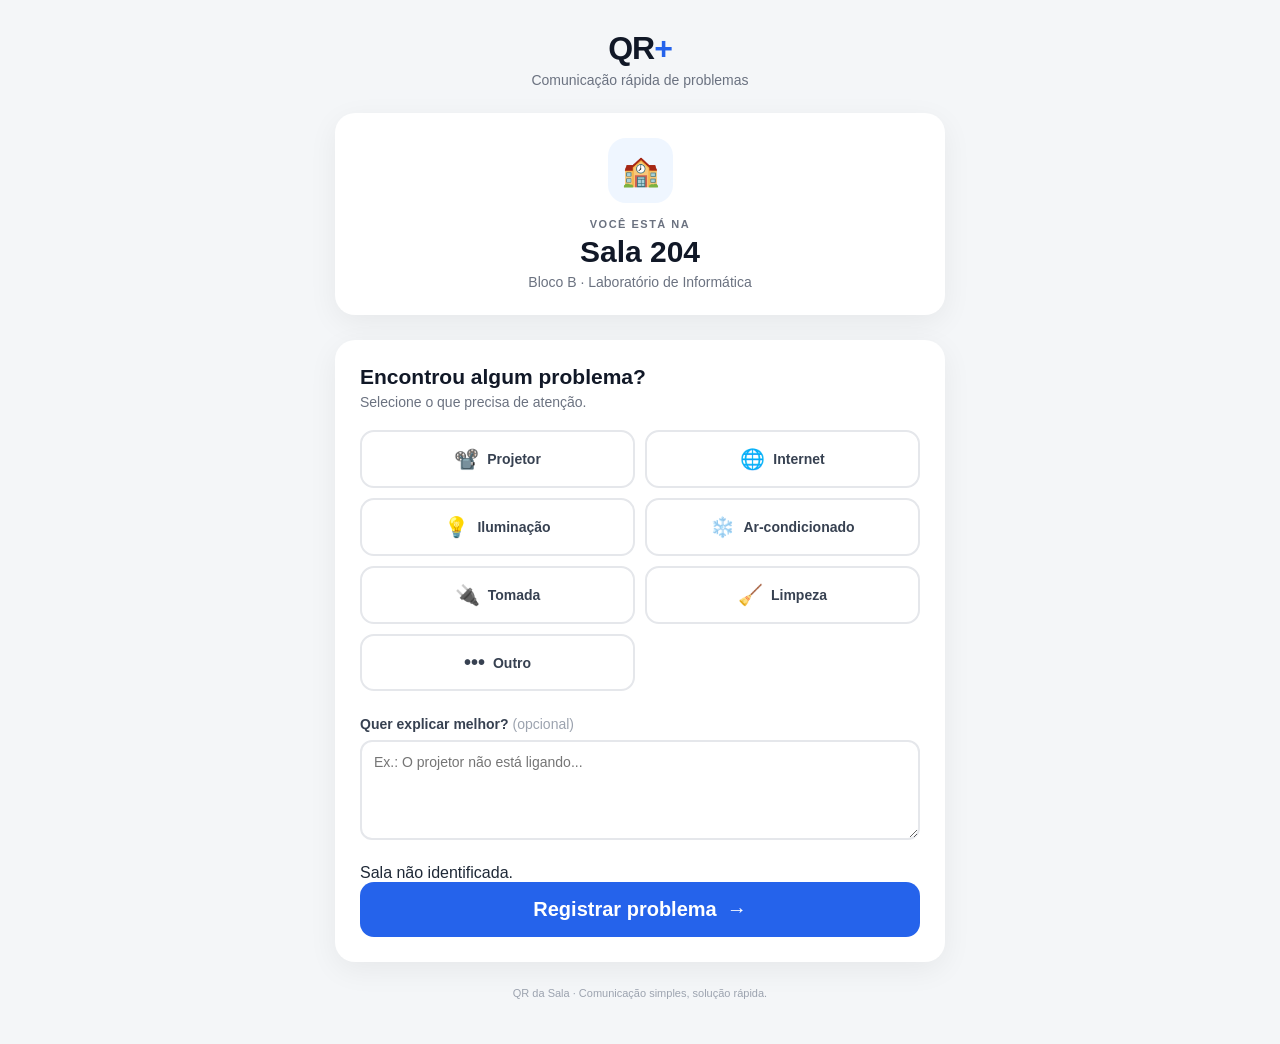
<file: frontend/index.html>
<!DOCTYPE html>
<html lang="pt-BR">

<head>

    <meta charset="UTF-8">

    <meta
        name="viewport"
        content="width=device-width, initial-scale=1.0"
    >

    <title>QR da Sala</title>

    <link
        rel="stylesheet"
        href="css/style.css"
    >

</head>


<body>

    <main class="container">

        <!-- Cabeçalho -->
        <header class="header">

            <div class="logo">
                QR<span>+</span>
            </div>

            <p class="subtitle">
                Comunicação rápida de problemas
            </p>

        </header>


        <!-- Identificação da sala -->
        <section class="room-card">

            <div class="room-icon">
                🏫
            </div>

            <p class="room-label">
                VOCÊ ESTÁ NA
            </p>

            <!--
                O JavaScript preencherá este campo
                com o nome retornado pela API.
            -->
            <h1 id="room-name">
                Sala 204
            </h1>

            <!--
                A localização também será carregada
                dinamicamente pela API.
            -->
            <p
                id="room-location"
                class="room-location"
            >
                Bloco B · Laboratório de Informática
            </p>

        </section>


        <!-- Formulário de registro -->
        <section class="problem-section">

            <h2>
                Encontrou algum problema?
            </h2>

            <p class="instruction">
                Selecione o que precisa de atenção.
            </p>


            <!-- Categorias -->
            <div class="problem-grid">

                <button
                    type="button"
                    class="problem-option"
                    data-categoria="projetor"
                >
                    <span class="problem-icon">
                        📽️
                    </span>

                    <span>
                        Projetor
                    </span>
                </button>


                <button
                    type="button"
                    class="problem-option"
                    data-categoria="internet"
                >
                    <span class="problem-icon">
                        🌐
                    </span>

                    <span>
                        Internet
                    </span>
                </button>


                <button
                    type="button"
                    class="problem-option"
                    data-categoria="iluminacao"
                >
                    <span class="problem-icon">
                        💡
                    </span>

                    <span>
                        Iluminação
                    </span>
                </button>


                <button
                    type="button"
                    class="problem-option"
                    data-categoria="ar_condicionado"
                >
                    <span class="problem-icon">
                        ❄️
                    </span>

                    <span>
                        Ar-condicionado
                    </span>
                </button>


                <button
                    type="button"
                    class="problem-option"
                    data-categoria="tomada"
                >
                    <span class="problem-icon">
                        🔌
                    </span>

                    <span>
                        Tomada
                    </span>
                </button>


                <button
                    type="button"
                    class="problem-option"
                    data-categoria="limpeza"
                >
                    <span class="problem-icon">
                        🧹
                    </span>

                    <span>
                        Limpeza
                    </span>
                </button>


                <button
                    type="button"
                    class="problem-option other-option"
                    data-categoria="outro"
                >
                    <span class="problem-icon">
                        •••
                    </span>

                    <span>
                        Outro
                    </span>
                </button>

            </div>


            <!-- Descrição -->
            <div class="description-container">

                <label for="description">

                    Quer explicar melhor?

                    <span>
                        (opcional)
                    </span>

                </label>


                <textarea
                    id="description"
                    placeholder="Ex.: O projetor não está ligando..."
                    rows="4"
                ></textarea>

            </div>


            <!--
                Área destinada às mensagens de retorno
                da API.
            -->
            <div
                id="message"
                class="form-message"
                role="alert"
            ></div>


            <!-- Botão de envio -->
            <button
                type="button"
                id="submit-button"
                class="submit-button"
            >

                <span id="submit-text">
                    Registrar problema
                </span>

                <span>
                    →
                </span>

            </button>

        </section>


        <!-- Rodapé -->
        <footer>

            <p>
                QR da Sala · Comunicação simples,
                solução rápida.
            </p>

        </footer>

    </main>


    <!--
        Carrega o JavaScript responsável pela
        interação da página e comunicação com a API.
    -->
    <script src="js/sala.js"></script>

</body>

</html>
</file>
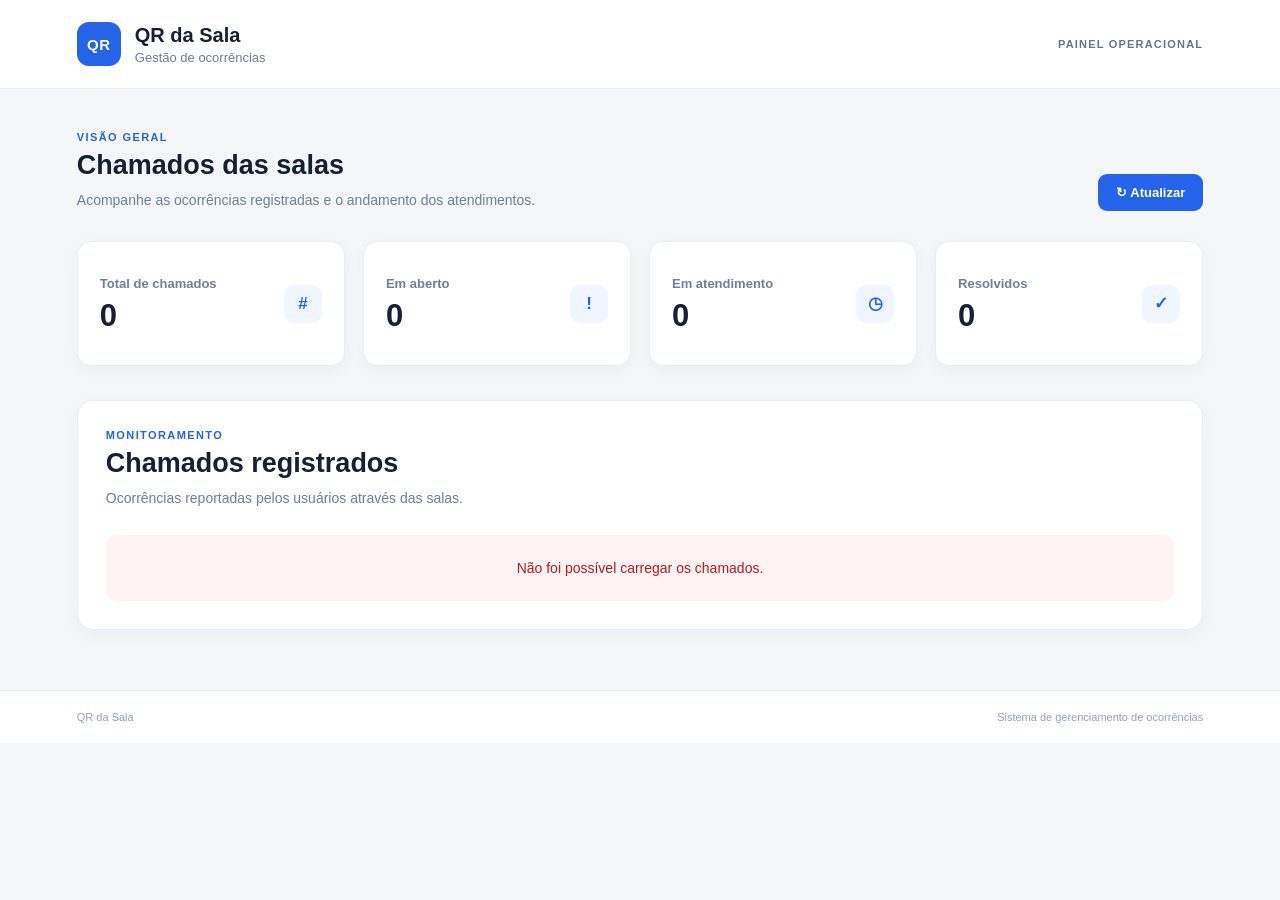
<file: frontend/dashboard.html>
<!DOCTYPE html>
<html lang="pt-BR">

<head>
    <meta charset="UTF-8">

    <meta
        name="viewport"
        content="width=device-width, initial-scale=1.0"
    >

    <title>QR da Sala | Dashboard</title>

    <link
        rel="stylesheet"
        href="css/style.css"
    >
</head>

<body>

    <header class="dashboard-header">

        <div class="dashboard-brand">

            <div class="dashboard-logo">
                QR
            </div>

            <div>
                <h1>QR da Sala</h1>

                <p>
                    Gestão de ocorrências
                </p>
            </div>

        </div>

        <div class="dashboard-label">
            PAINEL OPERACIONAL
        </div>

    </header>


    <main class="dashboard-container">

        <section class="dashboard-introduction">

            <div>
                <span class="dashboard-eyebrow">
                    VISÃO GERAL
                </span>

                <h2>
                    Chamados das salas
                </h2>

                <p>
                    Acompanhe as ocorrências registradas
                    e o andamento dos atendimentos.
                </p>
            </div>

            <button
                id="btn-atualizar"
                class="refresh-button"
            >
                ↻ Atualizar
            </button>

        </section>


        <!-- Indicadores operacionais -->
        <section class="dashboard-summary">

            <div class="summary-card">

                <div class="summary-card-content">

                    <span>
                        Total de chamados
                    </span>

                    <strong id="total-chamados">
                        0
                    </strong>

                </div>

                <div class="summary-icon">
                    #
                </div>

            </div>


            <div class="summary-card">

                <div class="summary-card-content">

                    <span>
                        Em aberto
                    </span>

                    <strong id="chamados-abertos">
                        0
                    </strong>

                </div>

                <div class="summary-icon">
                    !
                </div>

            </div>


            <div class="summary-card">

                <div class="summary-card-content">

                    <span>
                        Em atendimento
                    </span>

                    <strong id="chamados-atendimento">
                        0
                    </strong>

                </div>

                <div class="summary-icon">
                    ◷
                </div>

            </div>


            <div class="summary-card">

                <div class="summary-card-content">

                    <span>
                        Resolvidos
                    </span>

                    <strong id="chamados-resolvidos">
                        0
                    </strong>

                </div>

                <div class="summary-icon">
                    ✓
                </div>

            </div>

        </section>


        <!-- Área principal dos chamados -->
        <section class="dashboard-section">

            <div class="section-header">

                <div>

                    <span class="dashboard-eyebrow">
                        MONITORAMENTO
                    </span>

                    <h2>
                        Chamados registrados
                    </h2>

                    <p>
                        Ocorrências reportadas pelos usuários
                        através das salas.
                    </p>

                </div>

            </div>


            <div
                id="loading"
                class="dashboard-message"
            >
                Carregando chamados...
            </div>


            <div
                id="erro"
                class="dashboard-message error"
                hidden
            >
                Não foi possível carregar os chamados.
            </div>


            <div
                id="lista-chamados"
                class="tickets-container"
            >
            </div>

        </section>

    </main>


    <footer class="dashboard-footer">

        <span>
            QR da Sala
        </span>

        <span>
            Sistema de gerenciamento de ocorrências
        </span>

    </footer>


    <script src="js/dashboard.js"></script>

</body>

</html>
</file>
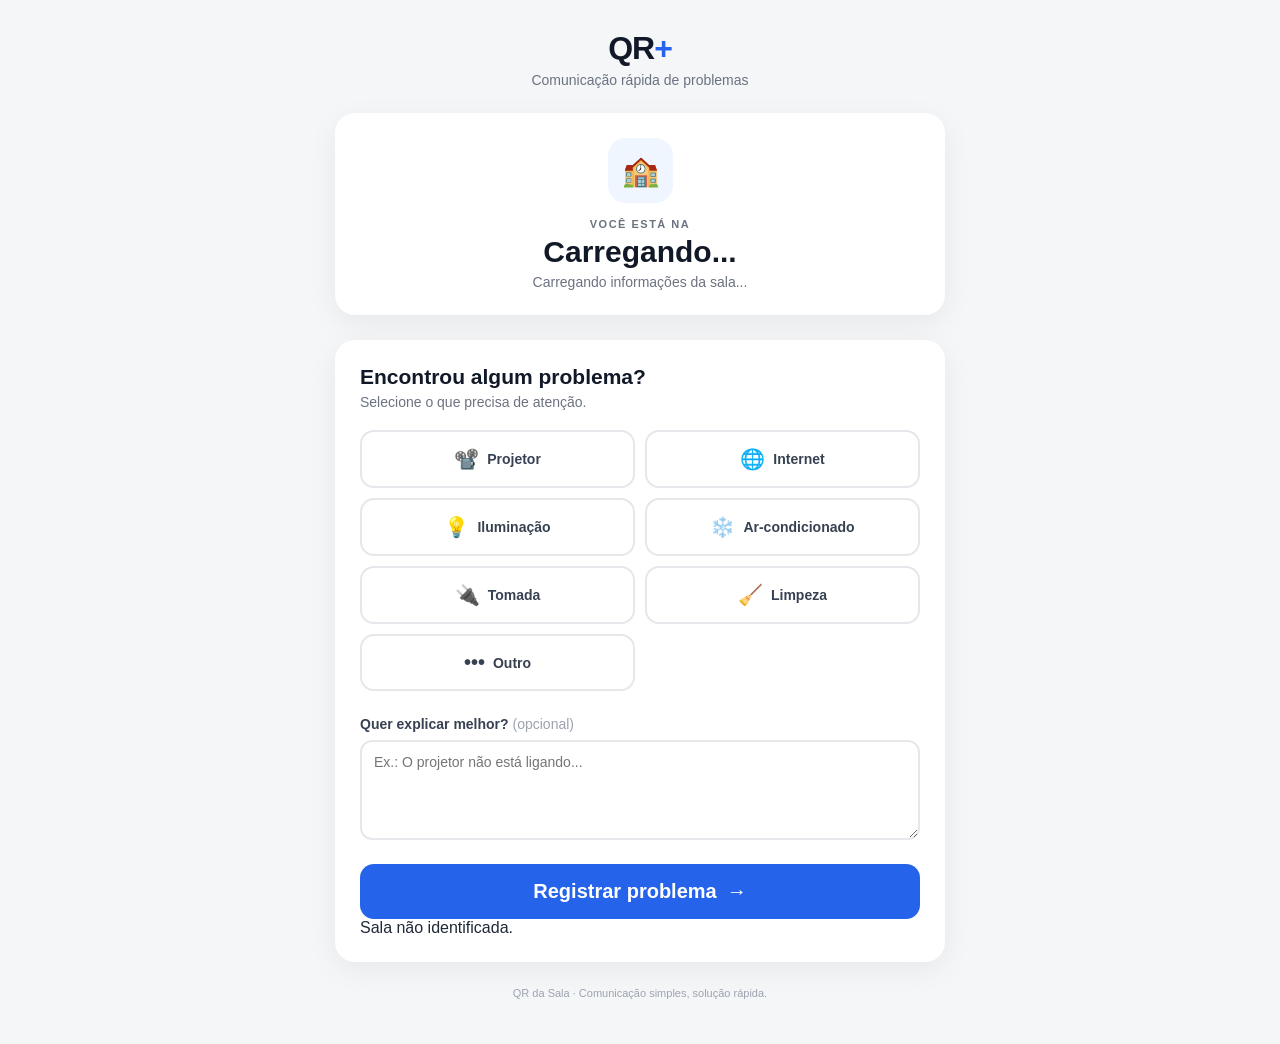
<file: frontend/sala.html>
<!DOCTYPE html>
<html lang="pt-BR">

<head>

    <meta charset="UTF-8">

    <meta name="viewport" content="width=device-width, initial-scale=1.0">

    <title>QR da Sala</title>

    <link rel="stylesheet" href="css/style.css">

</head>


<body>

    <main class="container">


        <!-- ==============================
             CABEÇALHO
        =============================== -->

        <header class="header">

            <div class="logo">
                QR<span>+</span>
            </div>

            <p class="subtitle">
                Comunicação rápida de problemas
            </p>

        </header>


        <!-- ==============================
             INFORMAÇÕES DA SALA
        =============================== -->

        <section class="room-card">

            <div class="room-icon">
                🏫
            </div>

            <p class="room-label">
                VOCÊ ESTÁ NA
            </p>

            <!--
                O JavaScript vai preencher
                essas informações através da API.
            -->

            <h1 id="room-name">
                Carregando...
            </h1>

            <p
                class="room-location"
                id="room-location"
            >
                Carregando informações da sala...
            </p>

        </section>


        <!-- ==============================
             FORMULÁRIO DE PROBLEMA
        =============================== -->

        <section class="problem-section">

            <h2>
                Encontrou algum problema?
            </h2>

            <p class="instruction">
                Selecione o que precisa de atenção.
            </p>


            <!--
                Cada botão possui uma categoria.

                O JavaScript identifica qual opção
                foi selecionada através de:

                data-categoria
            -->

            <div class="problem-grid">


                <button
                    type="button"
                    class="problem-option"
                    data-categoria="projetor"
                >

                    <span class="problem-icon">
                        📽️
                    </span>

                    <span>
                        Projetor
                    </span>

                </button>


                <button
                    type="button"
                    class="problem-option"
                    data-categoria="internet"
                >

                    <span class="problem-icon">
                        🌐
                    </span>

                    <span>
                        Internet
                    </span>

                </button>


                <button
                    type="button"
                    class="problem-option"
                    data-categoria="iluminacao"
                >

                    <span class="problem-icon">
                        💡
                    </span>

                    <span>
                        Iluminação
                    </span>

                </button>


                <button
                    type="button"
                    class="problem-option"
                    data-categoria="ar-condicionado"
                >

                    <span class="problem-icon">
                        ❄️
                    </span>

                    <span>
                        Ar-condicionado
                    </span>

                </button>


                <button
                    type="button"
                    class="problem-option"
                    data-categoria="tomada"
                >

                    <span class="problem-icon">
                        🔌
                    </span>

                    <span>
                        Tomada
                    </span>

                </button>


                <button
                    type="button"
                    class="problem-option"
                    data-categoria="limpeza"
                >

                    <span class="problem-icon">
                        🧹
                    </span>

                    <span>
                        Limpeza
                    </span>

                </button>


                <button
                    type="button"
                    class="problem-option other-option"
                    data-categoria="outro"
                >

                    <span class="problem-icon">
                        •••
                    </span>

                    <span>
                        Outro
                    </span>

                </button>


            </div>


            <!-- ==============================
                 DESCRIÇÃO
            =============================== -->

            <div class="description-container">

                <label for="description">

                    Quer explicar melhor?

                    <span>
                        (opcional)
                    </span>

                </label>


                <textarea
                    id="description"
                    placeholder="Ex.: O projetor não está ligando..."
                    rows="4"
                ></textarea>

            </div>


            <!-- ==============================
                 ENVIO
            =============================== -->

            <button
                type="button"
                class="submit-button"
                id="submit-button"
            >

                <span id="submit-text">
                    Registrar problema
                </span>

                <span>
                    →
                </span>

            </button>


            <!--
                Mensagens de sucesso ou erro
            -->

            <div
                id="message"
                class="message"
            ></div>


        </section>


        <!-- ==============================
             RODAPÉ
        =============================== -->

        <footer>

            <p>
                QR da Sala · Comunicação simples, solução rápida.
            </p>

        </footer>


    </main>


    <!-- JavaScript da página -->

    <script src="js/sala.js"></script>

</body>

</html>
</file>
<file: frontend/css/style.css>
/*
====================================================
QR DA SALA
Estilos da página de registro de problemas
====================================================
*/


/*
----------------------------------------------------
CONFIGURAÇÕES GERAIS
----------------------------------------------------
*/

* {
    /*
        Faz com que padding e border
        não aumentem o tamanho dos elementos.
    */
    box-sizing: border-box;

    margin: 0;
    padding: 0;
}


body {

    /*
        Fonte padrão do sistema.
        Assim não precisamos instalar nenhuma fonte.
    */
    font-family:
        -apple-system,
        BlinkMacSystemFont,
        "Segoe UI",
        sans-serif;

    background: #f4f6f8;

    color: #1f2937;

    min-height: 100vh;
}


/*
----------------------------------------------------
CONTAINER PRINCIPAL
----------------------------------------------------
*/

.container {

    /*
        Impede que o conteúdo fique muito largo
        em telas grandes.
    */
    width: 100%;
    max-width: 650px;

    margin: 0 auto;

    padding: 30px 20px 20px;
}


/*
----------------------------------------------------
CABEÇALHO
----------------------------------------------------
*/

.header {

    text-align: center;

    margin-bottom: 25px;
}


.logo {

    font-size: 32px;

    font-weight: 800;

    letter-spacing: -1px;

    color: #111827;
}


.logo span {

    color: #2563eb;
}


.subtitle {

    margin-top: 5px;

    color: #6b7280;

    font-size: 14px;
}


/*
----------------------------------------------------
CARD DA SALA
----------------------------------------------------
*/

.room-card {

    background: white;

    border-radius: 20px;

    padding: 25px;

    text-align: center;

    /*
        Sombra suave para dar profundidade.
    */
    box-shadow:
        0 8px 30px rgba(0, 0, 0, 0.06);

    margin-bottom: 25px;
}


.room-icon {

    width: 65px;
    height: 65px;

    margin: 0 auto 15px;

    display: flex;

    align-items: center;
    justify-content: center;

    background: #eff6ff;

    border-radius: 18px;

    font-size: 30px;
}


.room-label {

    font-size: 11px;

    font-weight: 700;

    letter-spacing: 1.5px;

    color: #6b7280;

    margin-bottom: 5px;
}


.room-card h1 {

    font-size: 30px;

    color: #111827;

    margin-bottom: 5px;
}


.room-location {

    color: #6b7280;

    font-size: 14px;
}


/*
----------------------------------------------------
SEÇÃO DE PROBLEMAS
----------------------------------------------------
*/

.problem-section {

    background: white;

    border-radius: 20px;

    padding: 25px;

    box-shadow:
        0 8px 30px rgba(0, 0, 0, 0.06);
}


.problem-section h2 {

    font-size: 21px;

    color: #111827;

    margin-bottom: 5px;
}


.instruction {

    color: #6b7280;

    font-size: 14px;

    margin-bottom: 20px;
}


/*
----------------------------------------------------
GRID DOS PROBLEMAS
----------------------------------------------------
*/

.problem-grid {

    display: grid;

    /*
        Duas colunas no celular.
    */
    grid-template-columns: repeat(2, 1fr);

    gap: 10px;

    margin-bottom: 25px;
}


.problem-option {

    border: 2px solid #e5e7eb;

    background: white;

    border-radius: 14px;

    padding: 15px 10px;

    cursor: pointer;

    /*
        Transição suave quando o usuário interagir.
    */
    transition:
        border-color 0.2s,
        background 0.2s,
        transform 0.2s;

    color: #374151;

    font-size: 14px;

    font-weight: 600;

    display: flex;

    align-items: center;

    justify-content: center;

    gap: 8px;
}


/*
    Efeito ao passar o mouse.
*/

.problem-option:hover {

    border-color: #2563eb;

    background: #eff6ff;

    transform: translateY(-2px);
}


/*
    Ícone de cada problema.
*/

.problem-icon {

    font-size: 20px;
}


/*
----------------------------------------------------
CAMPO DE DESCRIÇÃO
----------------------------------------------------
*/

.description-container {

    margin-bottom: 20px;
}


.description-container label {

    display: block;

    font-size: 14px;

    font-weight: 600;

    color: #374151;

    margin-bottom: 8px;
}


.description-container label span {

    font-weight: 400;

    color: #9ca3af;
}


textarea {

    width: 100%;

    resize: vertical;

    min-height: 100px;

    border: 2px solid #e5e7eb;

    border-radius: 12px;

    padding: 12px;

    font-family: inherit;

    font-size: 14px;

    outline: none;

    transition: border-color 0.2s;
}


/*
    Quando o usuário clicar no campo.
*/

textarea:focus {

    border-color: #2563eb;
}


/*
----------------------------------------------------
BOTÃO DE ENVIO
----------------------------------------------------
*/

.submit-button {

    width: 100%;

    border: none;

    border-radius: 14px;

    padding: 16px;

    background: #2563eb;

    color: white;

    font-size: 16px;

    font-weight: 700;

    cursor: pointer;

    display: flex;

    align-items: center;

    justify-content: center;

    gap: 10px;

    transition:
        background 0.2s,
        transform 0.2s;
}


.submit-button:hover {

    background: #1d4ed8;

    transform: translateY(-1px);
}


.submit-button span {

    font-size: 20px;
}


/*
----------------------------------------------------
RODAPÉ
----------------------------------------------------
*/

footer {

    text-align: center;

    padding: 25px 10px;

    color: #9ca3af;

    font-size: 11px;
}


/*
----------------------------------------------------
RESPONSIVIDADE
----------------------------------------------------
*/

/*
    Em telas muito pequenas,
    reduzimos um pouco o espaçamento.
*/

@media (max-width: 400px) {

    .container {

        padding: 20px 12px;
    }


    .room-card,
    .problem-section {

        padding: 20px;
    }


    .problem-grid {

        gap: 8px;
    }


    .problem-option {

        padding: 13px 5px;

        font-size: 13px;
    }

}
/* =========================================================
   DASHBOARD
   ========================================================= */

.dashboard-header {
    width: 100%;
    padding: 22px 6%;
    display: flex;
    align-items: center;
    justify-content: space-between;

    background: #ffffff;
    border-bottom: 1px solid #e8edf3;
}


.dashboard-brand {
    display: flex;
    align-items: center;
    gap: 14px;
}


.dashboard-logo {
    width: 44px;
    height: 44px;

    display: flex;
    align-items: center;
    justify-content: center;

    border-radius: 12px;

    background: #2563eb;
    color: #ffffff;

    font-size: 15px;
    font-weight: 800;
    letter-spacing: 0.5px;
}


.dashboard-brand h1 {
    margin: 0;

    font-size: 20px;
    font-weight: 700;

    color: #172033;
}


.dashboard-brand p {
    margin: 3px 0 0;

    font-size: 13px;
    color: #718096;
}


.dashboard-label {
    font-size: 11px;
    font-weight: 700;
    letter-spacing: 1.2px;

    color: #64748b;
}


/* Área principal */

.dashboard-container {
    width: min(1180px, 88%);
    margin: 0 auto;

    padding: 42px 0 60px;
}


.dashboard-introduction {
    display: flex;
    align-items: flex-end;
    justify-content: space-between;

    gap: 30px;

    margin-bottom: 30px;
}


.dashboard-eyebrow {
    display: block;

    margin-bottom: 7px;

    font-size: 11px;
    font-weight: 800;

    letter-spacing: 1.4px;

    color: #2563eb;
}


.dashboard-introduction h2,
.dashboard-section h2 {
    margin: 0;

    color: #172033;

    font-size: 27px;
    font-weight: 750;
}


.dashboard-introduction p,
.section-header p {
    margin: 8px 0 0;

    color: #718096;

    font-size: 14px;
    line-height: 1.6;
}


/* Botão de atualização */

.refresh-button {
    border: none;

    padding: 11px 18px;

    border-radius: 9px;

    background: #2563eb;
    color: #ffffff;

    font-size: 13px;
    font-weight: 700;

    cursor: pointer;

    transition:
        background 0.2s ease,
        transform 0.2s ease;
}


.refresh-button:hover {
    background: #1d4ed8;
    transform: translateY(-1px);
}


.refresh-button:active {
    transform: translateY(0);
}


/* Indicadores */

.dashboard-summary {
    display: grid;

    grid-template-columns:
        repeat(4, minmax(0, 1fr));

    gap: 18px;

    margin-bottom: 34px;
}


.summary-card {
    min-height: 125px;

    padding: 22px;

    display: flex;
    align-items: center;
    justify-content: space-between;

    background: #ffffff;

    border: 1px solid #e8edf3;
    border-radius: 14px;

    box-shadow:
        0 4px 16px rgba(15, 23, 42, 0.04);
}


.summary-card-content {
    display: flex;
    flex-direction: column;
    gap: 9px;
}


.summary-card-content span {
    font-size: 13px;
    font-weight: 600;

    color: #718096;
}


.summary-card-content strong {
    font-size: 31px;
    line-height: 1;

    color: #172033;
}


.summary-icon {
    width: 38px;
    height: 38px;

    display: flex;
    align-items: center;
    justify-content: center;

    border-radius: 10px;

    background: #eff6ff;
    color: #2563eb;

    font-size: 17px;
    font-weight: 800;
}


/* Área dos chamados */

.dashboard-section {
    padding: 28px;

    background: #ffffff;

    border: 1px solid #e8edf3;
    border-radius: 16px;

    box-shadow:
        0 5px 20px rgba(15, 23, 42, 0.04);
}


.section-header {
    margin-bottom: 25px;
}


/* Lista */

.tickets-container {
    display: flex;
    flex-direction: column;

    gap: 12px;
}


.ticket-card {
    padding: 20px;

    border: 1px solid #e7ebf0;
    border-radius: 12px;

    background: #fafbfd;

    transition:
        border-color 0.2s ease,
        box-shadow 0.2s ease;
}


.ticket-card:hover {
    border-color: #cbd5e1;

    box-shadow:
        0 4px 14px rgba(15, 23, 42, 0.05);
}


.ticket-header {
    display: flex;
    align-items: flex-start;
    justify-content: space-between;

    gap: 20px;
}


.ticket-header h3 {
    margin: 5px 0 0;

    font-size: 17px;
    font-weight: 700;

    color: #172033;
}


.ticket-id {
    font-size: 11px;
    font-weight: 700;

    letter-spacing: 0.8px;

    color: #94a3b8;

    text-transform: uppercase;
}


.ticket-content {
    margin-top: 17px;

    display: grid;
    gap: 7px;
}


.ticket-content p {
    margin: 0;

    font-size: 13px;
    line-height: 1.5;

    color: #64748b;
}


.ticket-content strong {
    color: #334155;
}


.ticket-footer {
    margin-top: 17px;
    padding-top: 13px;

    border-top: 1px solid #e5eaf0;

    font-size: 11px;
    color: #94a3b8;
}


/* Status */

.status {
    display: inline-flex;
    align-items: center;

    padding: 6px 10px;

    border-radius: 999px;

    font-size: 11px;
    font-weight: 700;

    white-space: nowrap;
}


.status-aberto {
    background: #fff7ed;
    color: #c2410c;
}


.status-em_atendimento {
    background: #eff6ff;
    color: #1d4ed8;
}


.status-resolvido {
    background: #f0fdf4;
    color: #15803d;
}


/* Estados da interface */

.dashboard-message {
    padding: 25px;

    text-align: center;

    border-radius: 10px;

    background: #f8fafc;

    color: #64748b;

    font-size: 14px;
}


.dashboard-message.error {
    background: #fef2f2;

    color: #b91c1c;
}


.empty-state {
    padding: 45px 20px;

    text-align: center;

    border: 1px dashed #cbd5e1;
    border-radius: 12px;

    background: #f8fafc;
}


.empty-state h3 {
    margin: 0 0 7px;

    font-size: 16px;

    color: #334155;
}


.empty-state p {
    margin: 0;

    font-size: 13px;

    color: #94a3b8;
}


/* Rodapé */

.dashboard-footer {
    width: 100%;

    padding: 20px 6%;

    display: flex;
    justify-content: space-between;

    border-top: 1px solid #e8edf3;

    background: #ffffff;

    color: #94a3b8;

    font-size: 11px;
}


/* Responsividade */

@media (max-width: 900px) {

    .dashboard-summary {
        grid-template-columns:
            repeat(2, minmax(0, 1fr));
    }

}


@media (max-width: 650px) {

    .dashboard-header {
        padding: 18px 6%;
    }


    .dashboard-label {
        display: none;
    }


    .dashboard-container {
        width: 90%;
        padding-top: 30px;
    }


    .dashboard-introduction {
        align-items: flex-start;
        flex-direction: column;
    }


    .dashboard-summary {
        grid-template-columns: 1fr;
    }


    .dashboard-section {
        padding: 20px 16px;
    }


    .ticket-header {
        flex-direction: column;
    }


    .dashboard-footer {
        flex-direction: column;
        gap: 6px;
    }

}
/* =========================================================
   DASHBOARD — AÇÕES DOS CHAMADOS
   ========================================================= */

.ticket-actions {
    display: flex;
    align-items: center;
    justify-content: flex-end;

    margin-top: 12px;
}


/*
 * Ações contextuais do chamado.
 *
 * O estado disponível é determinado pela camada de
 * apresentação conforme o ciclo de vida da ocorrência.
 */
.status-button {
    border: 1px solid #2563eb;

    padding: 8px 14px;

    border-radius: 8px;

    background: #ffffff;
    color: #2563eb;

    font-size: 12px;
    font-weight: 700;

    cursor: pointer;

    transition:
        background 0.2s ease,
        color 0.2s ease,
        border-color 0.2s ease,
        transform 0.2s ease;
}


.status-button:hover {
    background: #2563eb;
    color: #ffffff;

    transform: translateY(-1px);
}


.status-button:active {
    transform: translateY(0);
}


/*
 * Estado temporário utilizado durante uma operação
 * assíncrona de atualização.
 */
.status-button:disabled {
    opacity: 0.6;

    cursor: not-allowed;

    transform: none;
}


/*
 * Representação de chamados cujo ciclo operacional
 * foi concluído.
 */
.resolved-label {
    display: inline-flex;
    align-items: center;

    padding: 8px 12px;

    border-radius: 8px;

    background: #f0fdf4;
    color: #15803d;

    font-size: 12px;
    font-weight: 700;
}


/*
 * Ajuste de layout para telas menores.
 */
@media (max-width: 650px) {

    .ticket-actions {
        justify-content: flex-start;
    }


    .status-button {
        width: 100%;
    }

}
</file>
